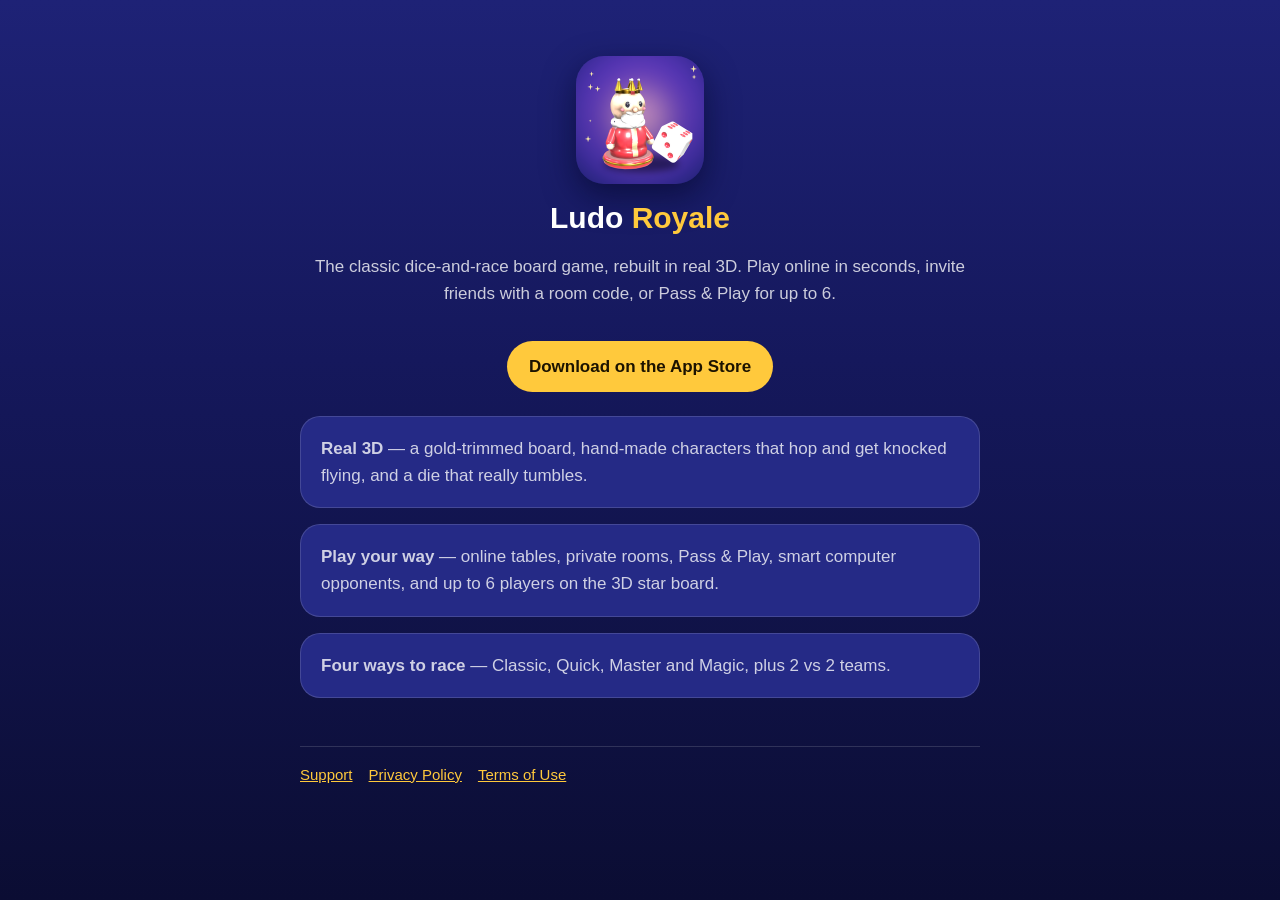
<file: index.html>
<!doctype html>
<html lang="en">
  <head>
    <meta charset="utf-8" />
    <meta name="viewport" content="width=device-width, initial-scale=1" />
    <title>Ludo Royale · Real 3D Ludo</title>
    <meta name="description" content="Ludo Royale: the classic dice-and-race board game in real 3D. Play online, with friends, or Pass & Play for up to 6." />
    <link rel="stylesheet" href="style.css" />
    <link rel="icon" href="icon.png" />
  </head>
  <body>
    <main>
      <div class="hero">
        <img src="icon.png" alt="Ludo Royale app icon" />
        <h1>Ludo <span style="color: var(--gold)">Royale</span></h1>
        <p>The classic dice-and-race board game, rebuilt in real 3D. Play online in seconds, invite friends with a room code, or Pass &amp; Play for up to 6.</p>
        <a class="badge" href="https://apps.apple.com/app/id6823802671">Download on the App Store</a>
      </div>

      <div class="card">
        <p><strong>Real 3D</strong> — a gold-trimmed board, hand-made characters that hop and get knocked flying, and a die that really tumbles.</p>
      </div>
      <div class="card">
        <p><strong>Play your way</strong> — online tables, private rooms, Pass &amp; Play, smart computer opponents, and up to 6 players on the 3D star board.</p>
      </div>
      <div class="card">
        <p><strong>Four ways to race</strong> — Classic, Quick, Master and Magic, plus 2 vs 2 teams.</p>
      </div>

      <nav>
        <a href="support.html">Support</a>
        <a href="privacy.html">Privacy Policy</a>
        <a href="terms.html">Terms of Use</a>
      </nav>
    </main>
  </body>
</html>
</file>
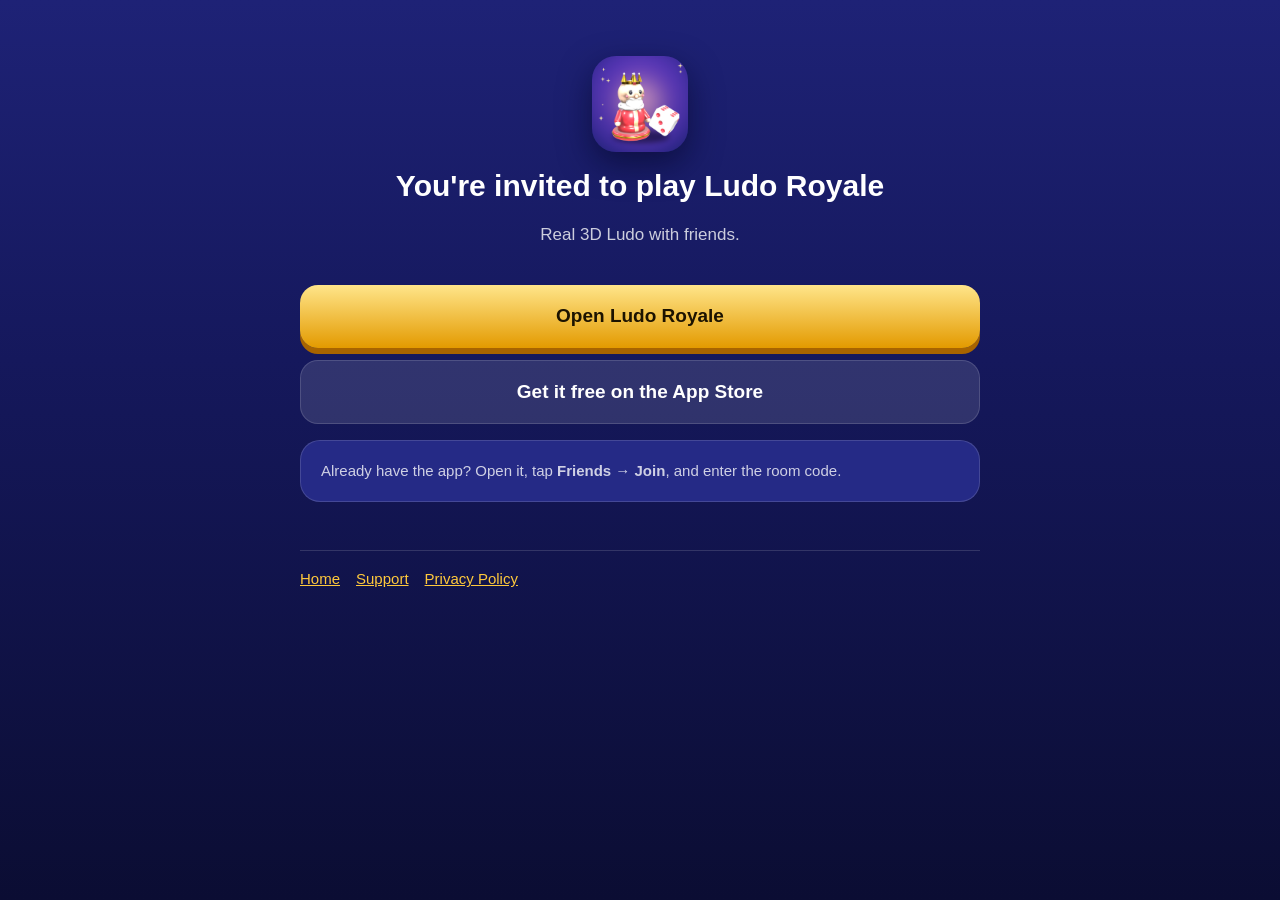
<file: join/index.html>
<!doctype html>
<html lang="en">
  <head>
    <meta charset="utf-8" />
    <meta name="viewport" content="width=device-width, initial-scale=1" />
    <title>Join my Ludo Royale room</title>
    <meta name="description" content="You're invited to a game of Ludo Royale — real 3D Ludo. Open the app to join the room." />
    <meta property="og:title" content="Join my Ludo Royale room" />
    <meta property="og:description" content="Real 3D Ludo with friends. Tap to join the room." />
    <meta property="og:image" content="https://dhaxor.github.io/ludo-royale/icon.png" />
    <link rel="stylesheet" href="../style.css" />
    <link rel="icon" href="../icon.png" />
    <style>
      .code { font-size: 44px; font-weight: 900; letter-spacing: 10px; color: var(--gold); margin: 8px 0 4px; }
      .btn { display: block; text-align: center; padding: 16px; border-radius: 18px; font-weight: 800; font-size: 19px; text-decoration: none; margin: 12px 0; }
      .btn.gold { background: linear-gradient(180deg, #ffe58a, #e39a00); color: #1c1300; box-shadow: 0 6px 0 #a86400; }
      .btn.glass { background: rgba(255, 255, 255, 0.12); color: #fff; border: 1px solid var(--stroke); }
      .hero { text-align: center; }
      .hero img { width: 96px; height: 96px; border-radius: 24px; }
      .small { font-size: 15px; }
    </style>
  </head>
  <body>
    <main>
      <div class="hero">
        <img src="../icon.png" alt="Ludo Royale app icon" />
        <h1 id="title">You're invited to play Ludo Royale</h1>
        <p id="sub">Real 3D Ludo with friends.</p>
        <div class="code" id="code" hidden></div>
      </div>
      <a class="btn gold" id="open" href="ludoroyale://join">Open Ludo Royale</a>
      <a class="btn glass" href="https://apps.apple.com/app/id6823802671">Get it free on the App Store</a>
      <div class="card">
        <p class="small" id="manual">Already have the app? Open it, tap <strong>Friends</strong> → <strong>Join</strong>, and enter the room code.</p>
      </div>
      <nav>
        <a href="../index.html">Home</a>
        <a href="../support.html">Support</a>
        <a href="../privacy.html">Privacy Policy</a>
      </nav>
    </main>
    <script>
      (function () {
        var q = new URLSearchParams(location.search);
        var code = (q.get("c") || "").toUpperCase();
        var ref = (q.get("r") || "").toUpperCase();
        var friend = (q.get("f") || "").toUpperCase();
        var valid = /^[A-HJ-NP-Z2-9]{4}$/.test(code);
        var refOk = /^[A-Z0-9]{4,12}$/.test(ref);
        var open = document.getElementById("open");
        if (valid) {
          document.getElementById("code").textContent = code;
          document.getElementById("code").hidden = false;
          document.getElementById("title").textContent = "Join my Ludo Royale room";
          document.getElementById("sub").textContent = "Room code";
          document.getElementById("manual").innerHTML = "Already have the app? Open it, tap <strong>Friends</strong> → <strong>Join</strong>, and enter <strong>" + code + "</strong>.";
          open.href = "ludoroyale://join/" + code + (refOk ? "?r=" + ref : "");
        } else if (/^[A-Z0-9]{4,12}$/.test(friend)) {
          document.getElementById("title").textContent = "Add me on Ludo Royale";
          open.href = "ludoroyale://join?f=" + friend;
        } else if (refOk) {
          open.href = "ludoroyale://join?r=" + ref;
        }
      })();
    </script>
  </body>
</html>
</file>
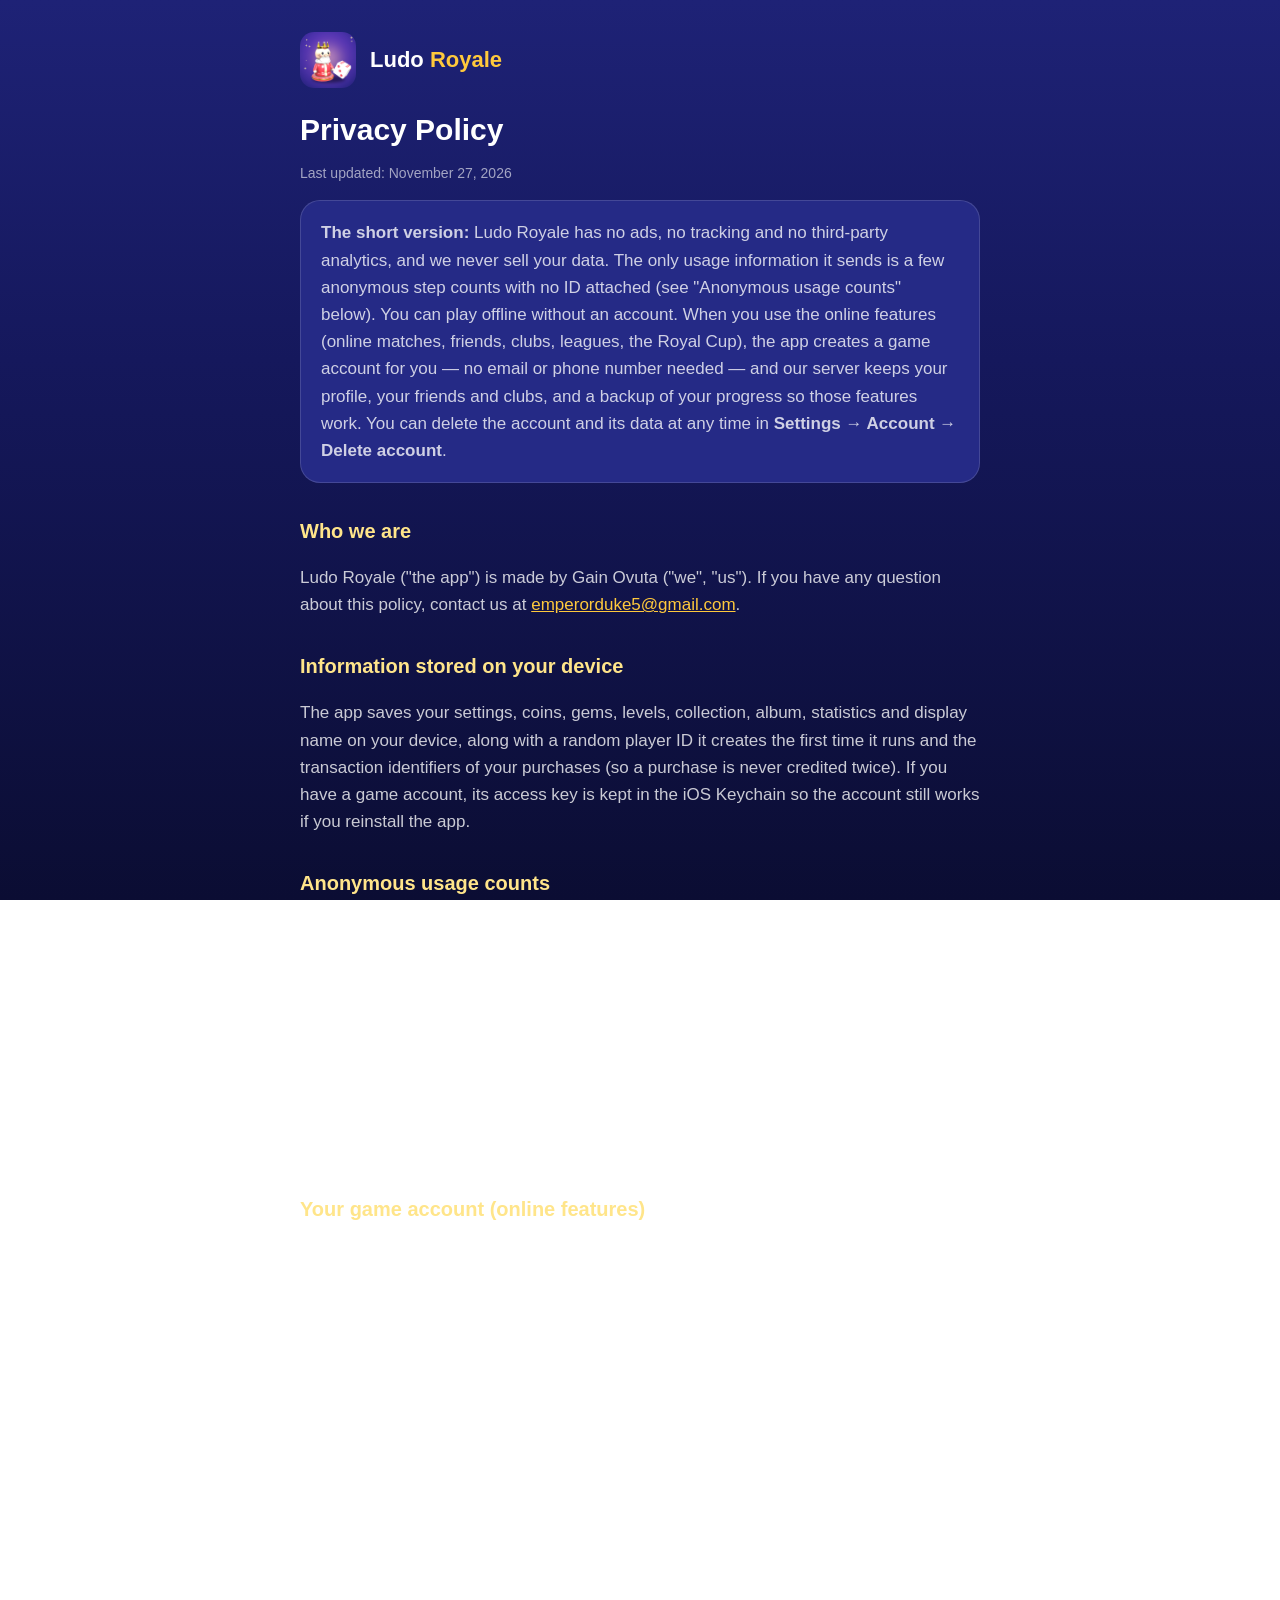
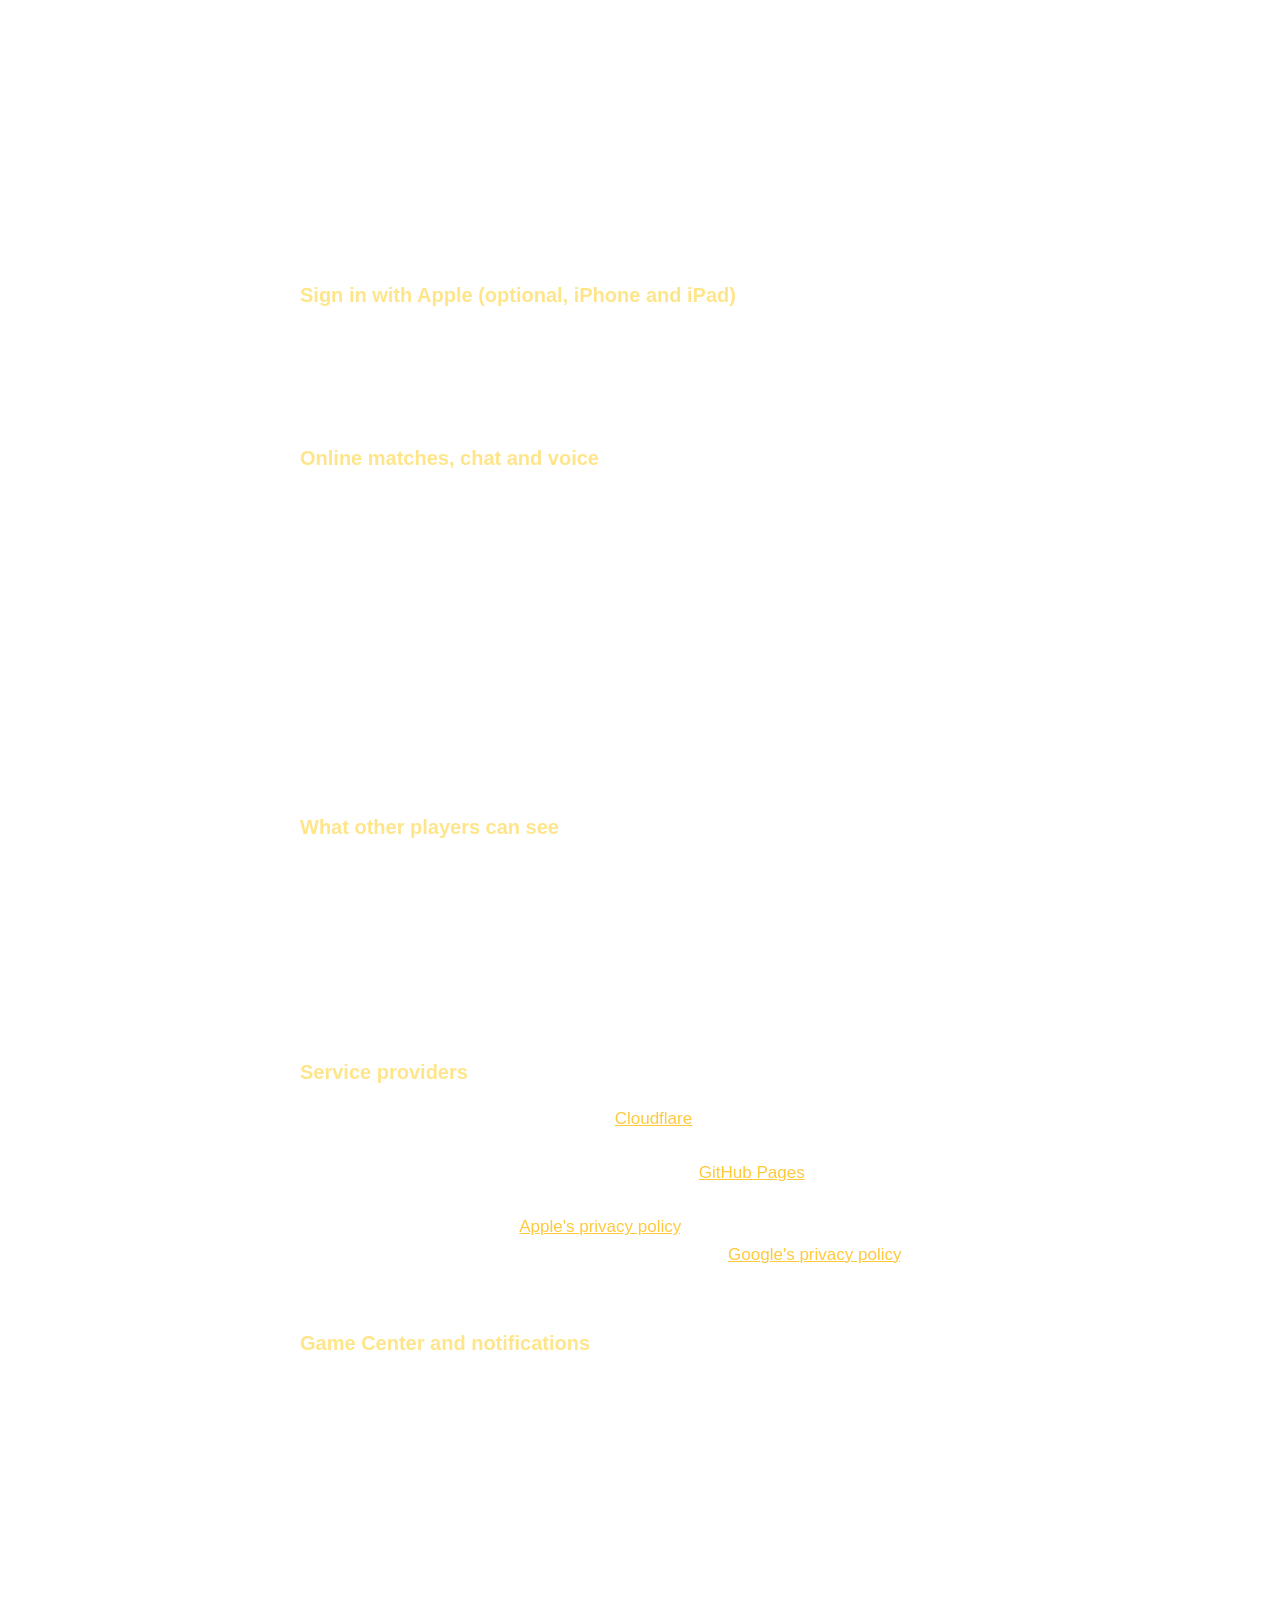
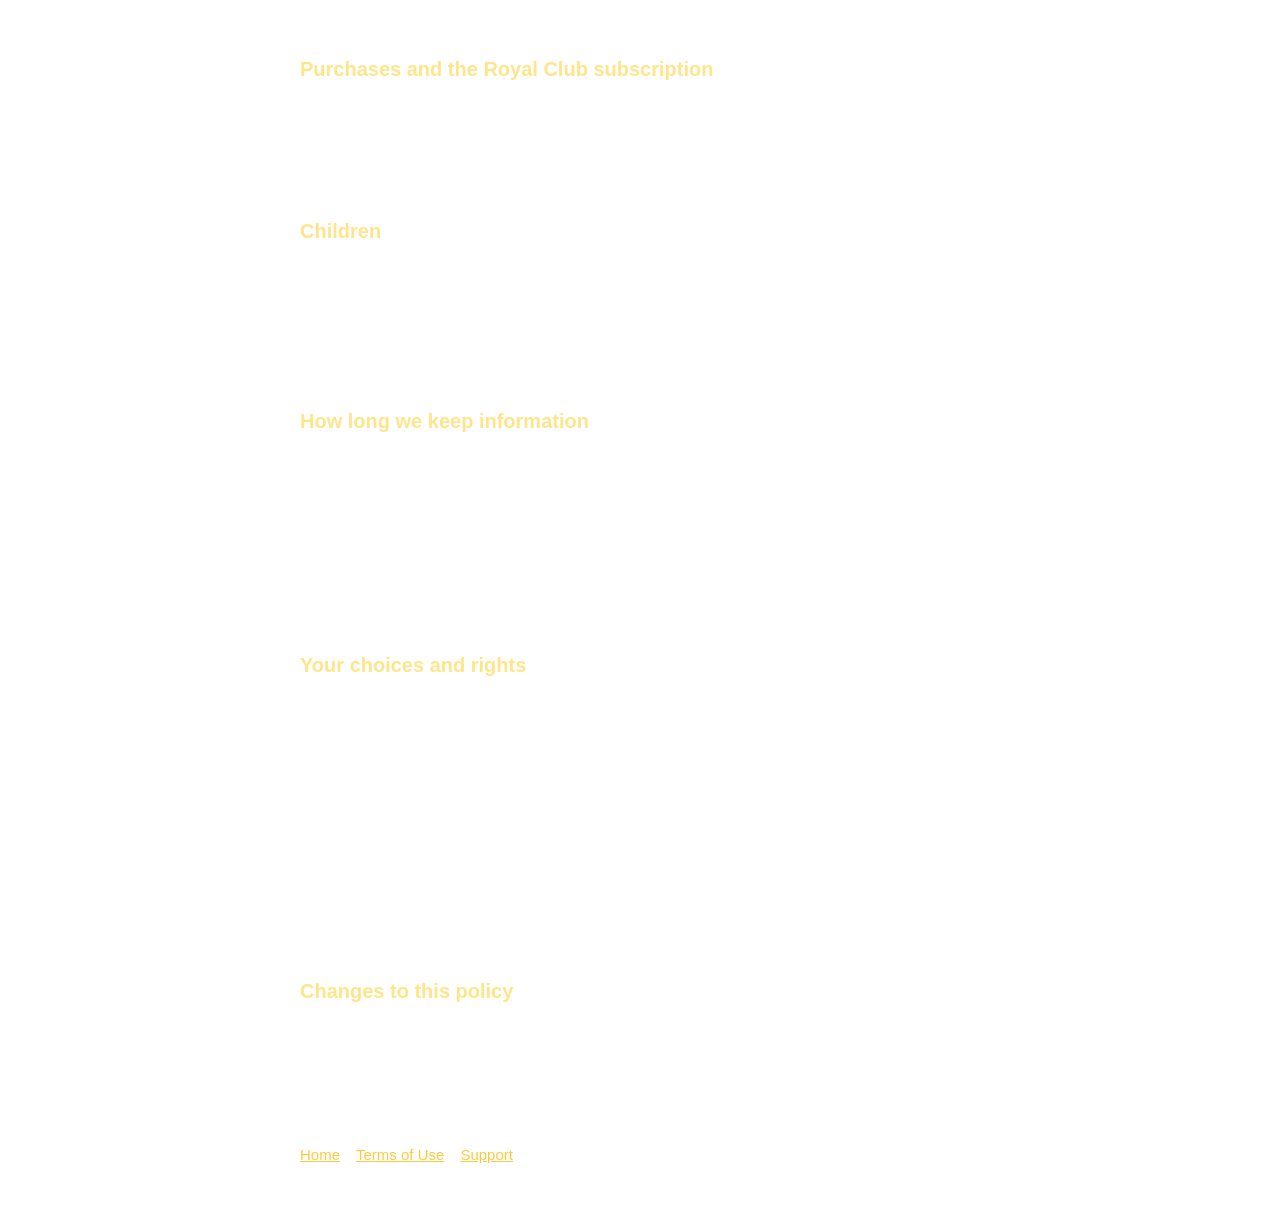
<file: privacy.html>
<!doctype html>
<html lang="en">
  <head>
    <meta charset="utf-8" />
    <meta name="viewport" content="width=device-width, initial-scale=1" />
    <title>Privacy Policy · Ludo Royale</title>
    <link rel="stylesheet" href="style.css" />
    <link rel="icon" href="icon.png" />
  </head>
  <body>
    <main>
      <header>
        <img src="icon.png" alt="" />
        <a href="index.html">Ludo <span>Royale</span></a>
      </header>
      <h1>Privacy Policy</h1>
      <p class="updated">Last updated: November 27, 2026</p>

      <div class="card">
        <p>
          <strong>The short version:</strong> Ludo Royale has no ads, no tracking and no third-party analytics, and we never sell your data. The only usage
          information it sends is a few anonymous step counts with no ID attached (see "Anonymous usage counts" below). You can play offline without
          an account. When you use the online features (online matches, friends, clubs, leagues, the Royal Cup), the app creates a game account for you — no
          email or phone number needed — and our server keeps your profile, your friends and clubs, and a backup of your progress so those features work.
          You can delete the account and its data at any time in <strong>Settings → Account → Delete account</strong>.
        </p>
      </div>

      <h2>Who we are</h2>
      <p>Ludo Royale ("the app") is made by Gain Ovuta ("we", "us"). If you have any question about this policy, contact us at <a href="mailto:emperorduke5@gmail.com">emperorduke5@gmail.com</a>.</p>

      <h2>Information stored on your device</h2>
      <p>
        The app saves your settings, coins, gems, levels, collection, album, statistics and display name on your device, along with a random player ID it
        creates the first time it runs and the transaction identifiers of your purchases (so a purchase is never credited twice). If you have a game account,
        its access key is kept in the iOS Keychain so the account still works if you reinstall the app.
      </p>

      <h2>Anonymous usage counts</h2>
      <p>
        To see where new players get stuck, the app tells our server when a few steps happen for the first time on a device: for example the first launch,
        the 3D board appearing (with how long it took, as a range such as "3–6 seconds"), the first roll, finishing the first match, and coming back the next
        day or week. It also sends "active" once a day. Each message holds only the names of those steps: no account, player ID, device identifier, location or
        anything you typed. The server adds each step to a total for that day and keeps nothing else, so a count can't be traced to a device or a player. Your
        IP address, which Cloudflare sees to deliver the message, is held in memory for at most an hour to stop floods of requests and is never stored with the
        counts.
      </p>

      <h2>Your game account (online features)</h2>
      <p>
        The first time you play online or open Friends, Clubs, League, the Royal Cup or the account backup in Settings, the app creates a game account on our
        server. Our server then stores:
      </p>
      <ul>
        <li>your account ID, your friend code, and the display name, avatar, frame and level you show to other players;</li>
        <li>a backup of your game progress, settings and statistics, so you can restore it on a new phone;</li>
        <li>your friends, friend requests, the players you have blocked, the last 30 players you met online, rewards and invitations waiting in your inbox, and a record of daily gifts sent;</li>
        <li>your league points, tier and weekly results, and your tournament results;</li>
        <li>the club you belong to, your role in it, and the messages you post in club chat (each club keeps its latest 500 messages);</li>
        <li>who invited you to the game and how many friends you have invited, to pay invitation rewards;</li>
        <li>reports you send about other players, including the text of a reported message, which we use only to review the report;</li>
        <li>when you last used the online features, to show your friends whether you are online and to run the weekly leagues.</li>
      </ul>
      <p>We use this information only to provide these features and keep them safe. We don't use it for advertising and we don't sell or rent it to anyone.</p>

      <h2>Sign in with Apple (optional, iPhone and iPad)</h2>
      <p>
        You can link your game account to Sign in with Apple to back it up and restore it on another device. We don't ask for your name or email address; we
        receive and store only the anonymous identifier Apple gives our app for your Apple Account.
      </p>

      <h2>Online matches, chat and voice</h2>
      <p>
        During an online match the app sends your game actions (dice rolls and moves) and any gifts, quick-chat phrases or emoji you send, so the other players at
        your table can see them. In club chat, the messages you post are shown to the members of your club; names and messages pass through automatic filters
        that hide profanity, links and contact details.
      </p>
      <p>
        In private rooms with friends you can send short voice clips. A clip is recorded only while you hold the talk button, is sent through our server to the
        other players in that room, and is played on their devices. Our server does not store voice clips. The app asks for microphone access the first time
        you use this; you can turn access off at any time in the iOS Settings app. The Android app doesn't record voice clips and has no microphone access; it
        only plays the clips your friends send.
      </p>

      <h2>What other players can see</h2>
      <ul>
        <li>Your display name, avatar, frame and level, at your table, in your club, in league standings and in your friends' lists.</li>
        <li>Your friend code, if you share it or an invitation link.</li>
        <li>Whether you are online, to your friends.</li>
        <li>Your club chat messages, to your club's members, and your voice clips, to the players in your private room.</li>
      </ul>

      <h2>Service providers</h2>
      <p>
        Our game server and its database run on <a href="https://www.cloudflare.com/privacypolicy/">Cloudflare</a>, which processes network information such as
        IP addresses to deliver the connection. This website and the small event calendar file the app downloads are hosted on
        <a href="https://docs.github.com/site-policy/privacy-policies/github-general-privacy-statement">GitHub Pages</a>, which also sees IP addresses. On iPhone
        and iPad, Apple provides purchases, subscriptions, Game Center and Sign in with Apple under <a href="https://www.apple.com/legal/privacy/">Apple's privacy
        policy</a>. On Android, Google provides purchases and subscriptions through Google Play under <a href="https://policies.google.com/privacy">Google's privacy
        policy</a>. The app contains no advertising or third-party analytics software.
      </p>

      <h2>Game Center and notifications</h2>
      <p>
        If you use Game Center, the app reports your scores and achievements to Apple's Game Center; our server doesn't receive your Game Center identity.
        Reminders are local notifications scheduled on your device only, and only if you turn them on.
        If you allow notifications and keep "Friend notifications" on in Settings, we store a push token for your device (with your app language) so we can tell
        you about friend requests, invitations and gifts while the game is closed. Notifications are delivered through Expo's push service and Apple Push
        Notification service; they contain only the friend's display name and the kind of event. Turning the setting off, or deleting your account, deletes the token.
        The Android app doesn't use push notifications yet; it shows only the reminders scheduled on your device.
      </p>

      <h2>Purchases and the Royal Club subscription</h2>
      <p>
        In-app purchases and the Royal Club subscription are processed by Apple (App Store) or Google (Google Play), depending on where you got the app. We never
        see your payment details. Whether your subscription is active is read from the store on your device.
      </p>

      <h2>Children</h2>
      <p>
        The app is not directed at children under 13, and we do not knowingly collect personal information from children. Club chat and display names are
        filtered automatically, and every player can report or block others. If you believe a child has created an account, contact us and we will delete it.
      </p>

      <h2>How long we keep information</h2>
      <p>
        Account information is kept for as long as your account exists. When you delete your account in the app, we delete it from our database straight away,
        together with your progress backup, friends, blocks, inbox, league records, club membership, your club messages, push tokens and the reports you sent. Reports that
        other players sent about your account may be kept to protect the community. Information stored only on your device is removed when you delete the app.
      </p>

      <h2>Your choices and rights</h2>
      <ul>
        <li>You can play entirely offline without creating an account.</li>
        <li>You can change your display name at any time in your Profile.</li>
        <li>You can delete your account and its data at any time in Settings → Account → Delete account, or by emailing us.</li>
        <li>
          Depending on where you live, you may have the right to access, correct or delete your information, or to object to how we use it. Email us and we will
          respond within 30 days. We use your information because it is needed to provide the features you choose and, for reports and filters, because of our
          legitimate interest in keeping the game safe.
        </li>
      </ul>

      <h2>Changes to this policy</h2>
      <p>If we change this policy, we will update this page and the date above. Significant changes will also be noted in the app's release notes.</p>

      <nav>
        <a href="index.html">Home</a>
        <a href="terms.html">Terms of Use</a>
        <a href="support.html">Support</a>
      </nav>
    </main>
  </body>
</html>
</file>
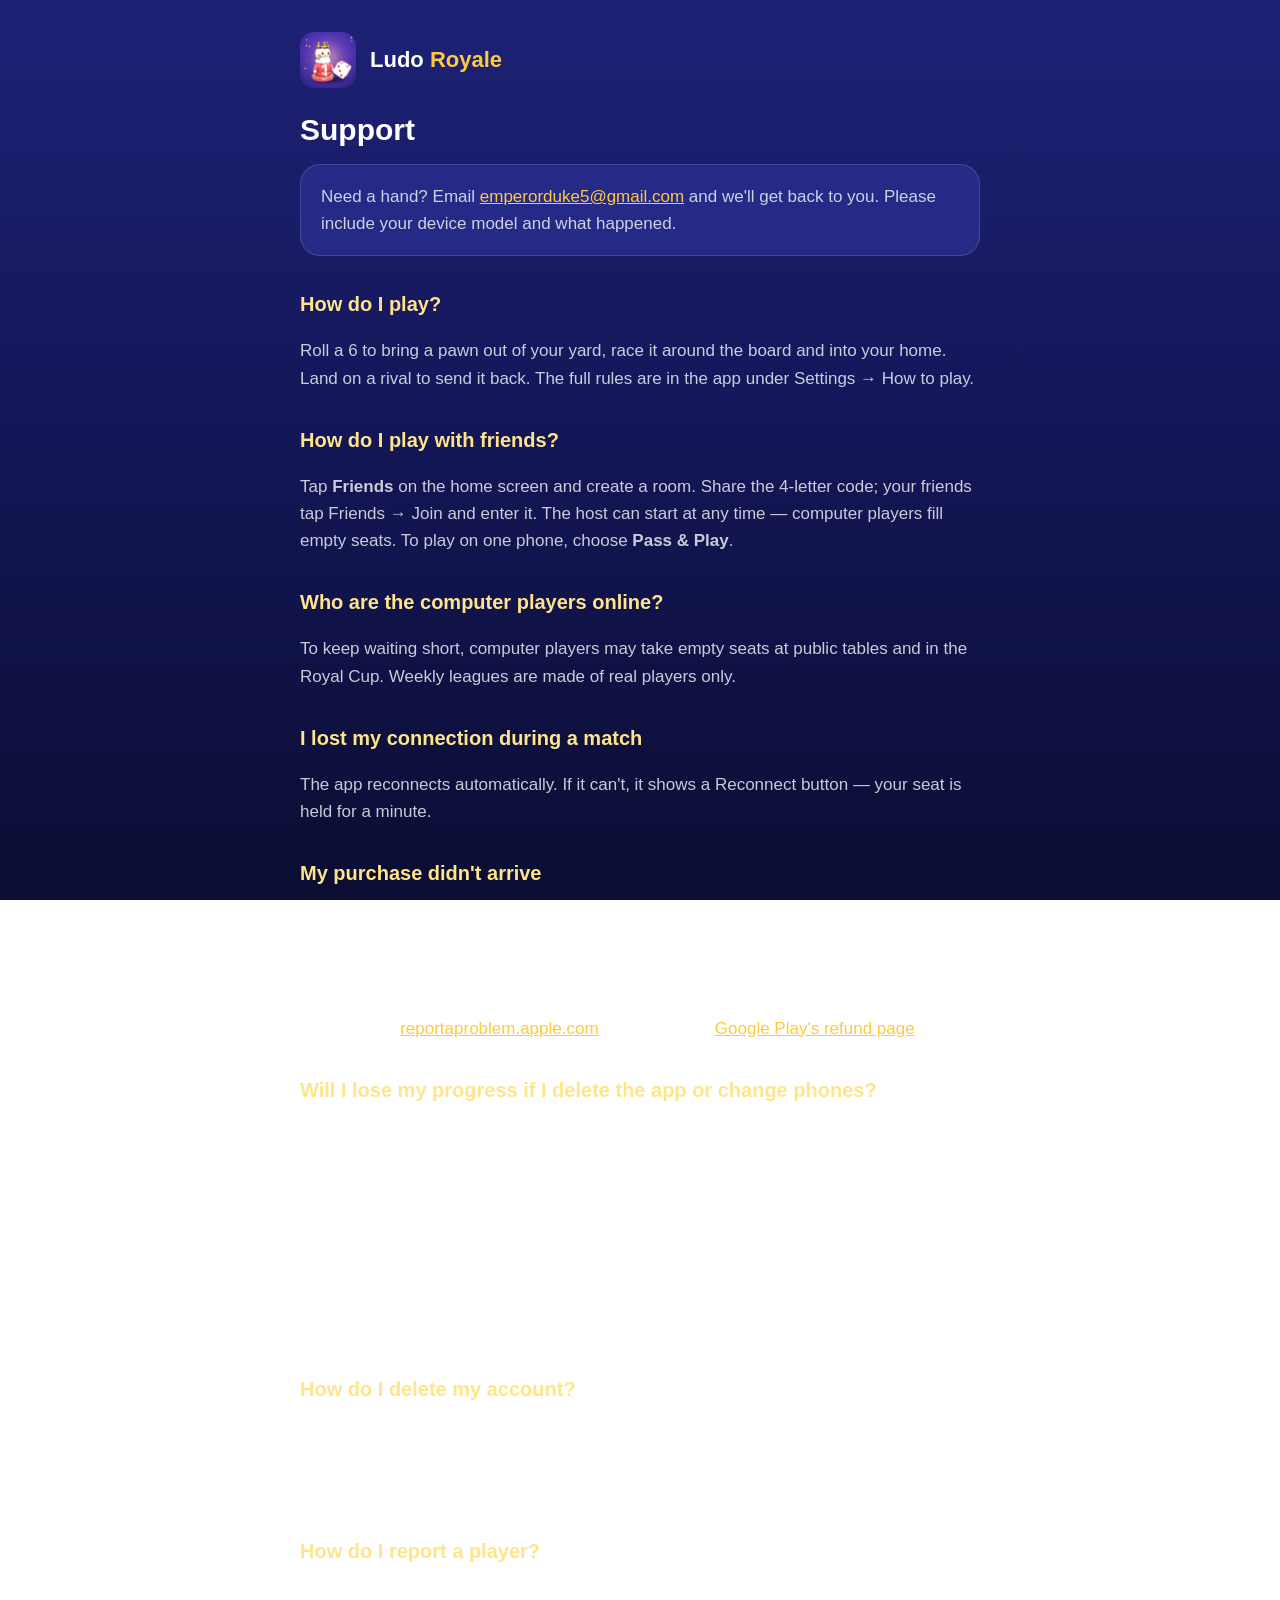
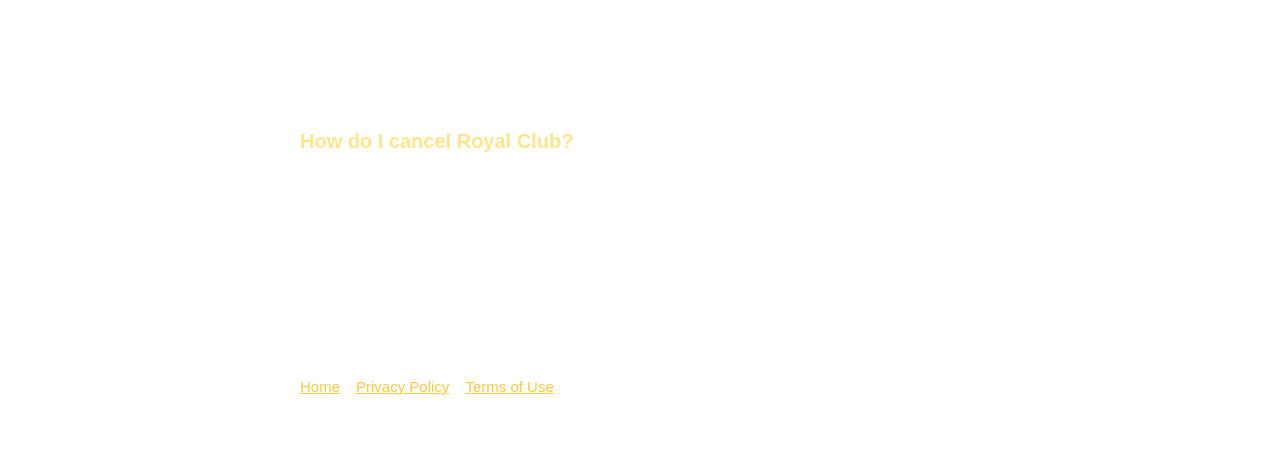
<file: support.html>
<!doctype html>
<html lang="en">
  <head>
    <meta charset="utf-8" />
    <meta name="viewport" content="width=device-width, initial-scale=1" />
    <title>Support · Ludo Royale</title>
    <link rel="stylesheet" href="style.css" />
    <link rel="icon" href="icon.png" />
  </head>
  <body>
    <main>
      <header>
        <img src="icon.png" alt="" />
        <a href="index.html">Ludo <span>Royale</span></a>
      </header>
      <h1>Support</h1>
      <div class="card">
        <p>Need a hand? Email <a href="mailto:emperorduke5@gmail.com">emperorduke5@gmail.com</a> and we'll get back to you. Please include your device model and what happened.</p>
      </div>

      <h2>How do I play?</h2>
      <p>
        Roll a 6 to bring a pawn out of your yard, race it around the board and into your home. Land on a rival to send it back. The full rules are in the app under
        Settings → How to play.
      </p>

      <h2>How do I play with friends?</h2>
      <p>
        Tap <strong>Friends</strong> on the home screen and create a room. Share the 4-letter code; your friends tap Friends → Join and enter it. The host can start
        at any time — computer players fill empty seats. To play on one phone, choose <strong>Pass &amp; Play</strong>.
      </p>

      <h2>Who are the computer players online?</h2>
      <p>To keep waiting short, computer players may take empty seats at public tables and in the Royal Cup. Weekly leagues are made of real players only.</p>

      <h2>I lost my connection during a match</h2>
      <p>
        The app reconnects automatically. If it can't, it shows a Reconnect button — your seat is held for a minute.
      </p>

      <h2>My purchase didn't arrive</h2>
      <p>
        Purchases are delivered as soon as the store (Apple or Google Play) confirms them. If the app was closed during a purchase, open it again with an internet
        connection and the purchase is delivered automatically. Some Google Play payment methods (such as cash or vouchers) stay pending until paid; the items
        arrive once the payment goes through. For refunds, visit <a href="https://reportaproblem.apple.com">reportaproblem.apple.com</a> (App Store) or
        <a href="https://support.google.com/googleplay/answer/2479637">Google Play's refund page</a>.
      </p>

      <h2>Will I lose my progress if I delete the app or change phones?</h2>
      <p>
        Not if you have a game account. The app creates one the first time you use an online feature (online play, Friends, Clubs, League or the Royal Cup) and
        backs up your progress to it. To move to a new iPhone or iPad, open <strong>Settings → Account</strong> and back the account up with Sign in with Apple,
        then sign in the same way on the new device. On Android, your progress is saved on the phone, and Android's own backup (if it's on) can bring it to a
        new phone; moving your online account (friends and clubs) between Android phones isn't supported yet. If you only ever played offline, your progress is
        saved only on your device.
      </p>

      <h2 id="delete-account">How do I delete my account?</h2>
      <p>
        Open <strong>Settings → Account → Delete account</strong> in the app. Your account, progress backup, friends, club membership and club messages are deleted
        from our server straight away. You can also email us from the address above and we'll delete it for you.
      </p>

      <h2>How do I report a player?</h2>
      <p>
        In club chat, long-press a message and choose <strong>Report</strong> or <strong>Block</strong>; in your club's member list you can report a member; in
        your friends list you can block a player. In a private room, open the chat panel to mute or report a player's voice clips. Reports are reviewed, and
        blocked players can't message you, invite you or send you gifts.
      </p>

      <h2>How do I cancel Royal Club?</h2>
      <p>
        Royal Club is managed by the store you subscribed through. Open <strong>Royal Club → Manage subscription</strong> in the app. On iPhone or iPad you can
        also use the Settings app → your name → Subscriptions; on Android, the Google Play app → your profile picture → Payments &amp; subscriptions →
        Subscriptions. Cancel at least 24 hours before the renewal date. Your perks continue until the end of the current period.
      </p>

      <nav>
        <a href="index.html">Home</a>
        <a href="privacy.html">Privacy Policy</a>
        <a href="terms.html">Terms of Use</a>
      </nav>
    </main>
  </body>
</html>
</file>
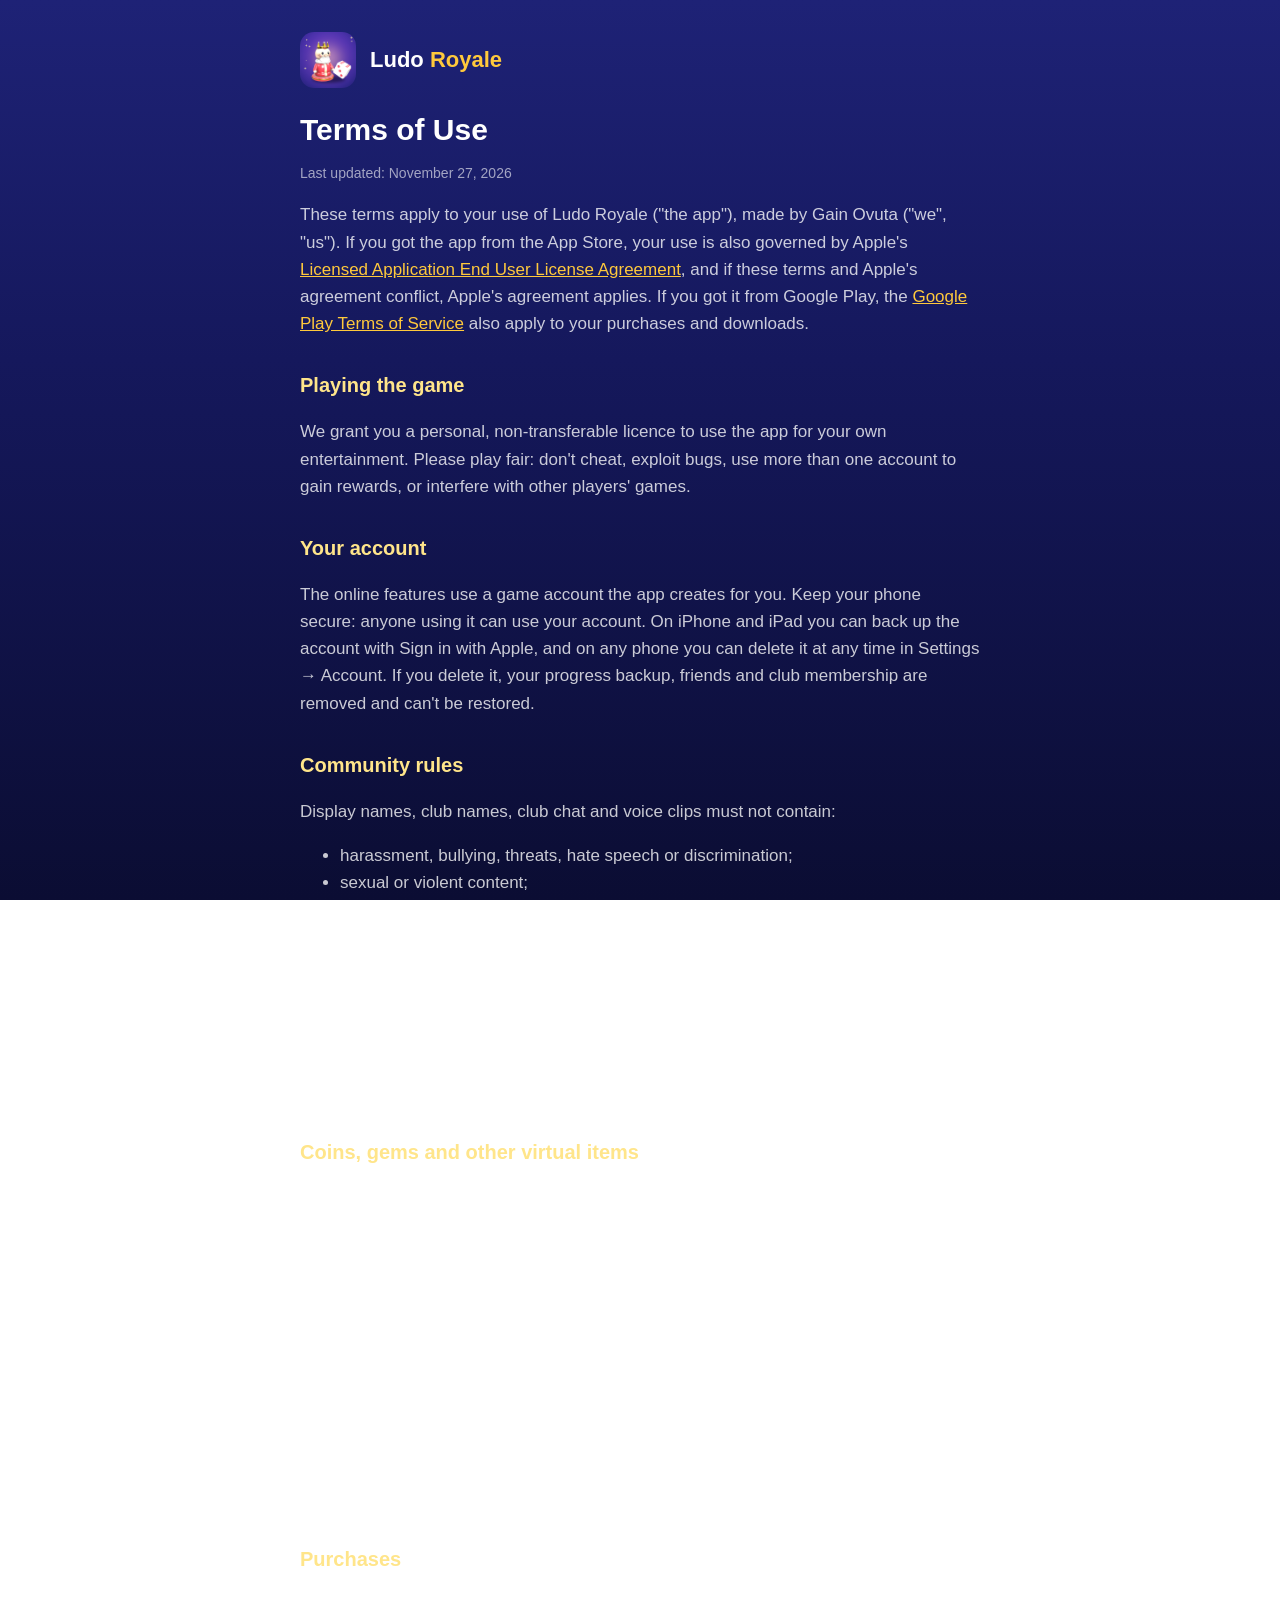
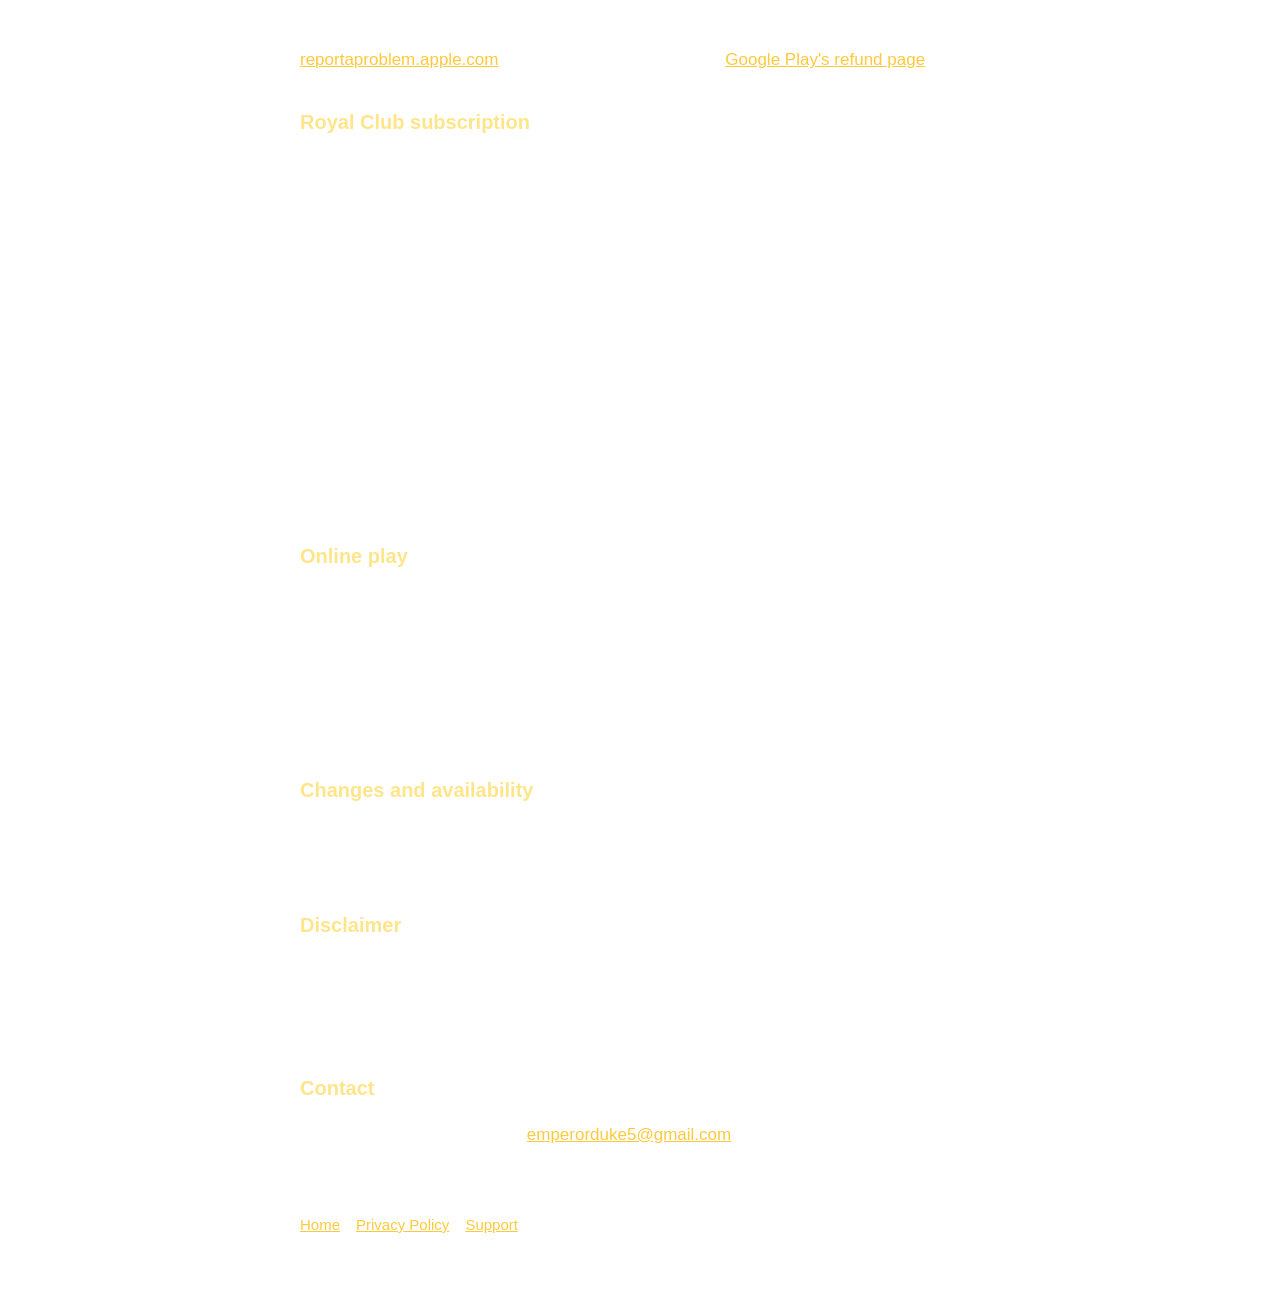
<file: terms.html>
<!doctype html>
<html lang="en">
  <head>
    <meta charset="utf-8" />
    <meta name="viewport" content="width=device-width, initial-scale=1" />
    <title>Terms of Use · Ludo Royale</title>
    <link rel="stylesheet" href="style.css" />
    <link rel="icon" href="icon.png" />
  </head>
  <body>
    <main>
      <header>
        <img src="icon.png" alt="" />
        <a href="index.html">Ludo <span>Royale</span></a>
      </header>
      <h1>Terms of Use</h1>
      <p class="updated">Last updated: November 27, 2026</p>

      <p>
        These terms apply to your use of Ludo Royale ("the app"), made by Gain Ovuta ("we", "us"). If you got the app from the App Store, your use is also
        governed by Apple's <a href="https://www.apple.com/legal/internet-services/itunes/dev/stdeula/">Licensed Application End User License Agreement</a>, and
        if these terms and Apple's agreement conflict, Apple's agreement applies. If you got it from Google Play, the
        <a href="https://play.google/intl/en/play-terms/">Google Play Terms of Service</a> also apply to your purchases and downloads.
      </p>

      <h2>Playing the game</h2>
      <p>
        We grant you a personal, non-transferable licence to use the app for your own entertainment. Please play fair: don't cheat, exploit bugs, use more than
        one account to gain rewards, or interfere with other players' games.
      </p>

      <h2>Your account</h2>
      <p>
        The online features use a game account the app creates for you. Keep your phone secure: anyone using it can use your account. On iPhone and iPad you can
        back up the account with Sign in with Apple, and on any phone you can delete it at any time in Settings → Account. If you delete it, your progress backup, friends and club membership are removed
        and can't be restored.
      </p>

      <h2>Community rules</h2>
      <p>Display names, club names, club chat and voice clips must not contain:</p>
      <ul>
        <li>harassment, bullying, threats, hate speech or discrimination;</li>
        <li>sexual or violent content;</li>
        <li>your own or anyone else's personal information, such as phone numbers, addresses or social media accounts;</li>
        <li>spam, advertising, scams or links;</li>
        <li>impersonation of other players or of us.</li>
      </ul>
      <p>
        Names and messages are filtered automatically, and you can report or block any player. We review reports and may remove content, reset names, remove
        players from clubs, or suspend or close accounts that break these rules, without compensation for virtual items.
      </p>

      <h2>Coins, gems and other virtual items</h2>
      <ul>
        <li>Coins, gems, rerolls, cards, characters, dice, boards and other items are virtual items for use in the game only.</li>
        <li>They have no cash value and can't be sold, traded, transferred or exchanged for real money, prizes or anything outside the game.</li>
        <li>
          Tables, leagues and the Royal Cup are free to enter and award virtual items only; the daily spin is free; album cards are earned by playing and are
          never sold. Nothing in the app is wagered, and nothing can be exchanged for real money.
        </li>
        <li>
          Without a game account your items are saved only on your device. With an account they are also backed up, but we can't guarantee a backup if the
          account is deleted or the service is unavailable.
        </li>
        <li>Invitation rewards are virtual gems paid when an invited friend plays their first online match, up to a limit; we may withhold rewards gained by abuse.</li>
      </ul>

      <h2>Purchases</h2>
      <p>
        In-app purchases are sold and processed by Apple (App Store) or Google (Google Play). Refund requests are handled by the store under its policies: for
        the App Store at <a href="https://reportaproblem.apple.com">reportaproblem.apple.com</a>, and for Google Play through
        <a href="https://support.google.com/googleplay/answer/2479637">Google Play's refund page</a>.
      </p>

      <h2>Royal Club subscription</h2>
      <ul>
        <li>Royal Club is an auto-renewing monthly subscription. The price is shown in the app before you subscribe and is charged to your Apple Account (App Store) or Google Play account when you confirm.</li>
        <li>
          It renews automatically each month unless you cancel at least 24 hours before the end of the current period; the renewal is charged within the 24
          hours before the period ends.
        </li>
        <li>You can manage or cancel it at any time in your App Store account settings, or in Google Play under Payments &amp; subscriptions. Cancelling stops future renewals; the current period stays active until it ends.</li>
        <li>
          Members get the perks described on the Royal Club screen. Perks are fixed rewards, never random. We may change the perks for future periods; we'll show
          the current perks in the app.
        </li>
        <li>Members' cosmetic items stay in your collection after the membership ends.</li>
      </ul>

      <h2>Online play</h2>
      <p>
        Online play, friends, clubs, leagues, tournaments and backups depend on our game server and your internet connection. We work to keep them available but
        can't guarantee they always will be, and we may change or end online features.
      </p>
      <p>To keep waiting times short, online matches and tournaments may include computer-controlled players.</p>

      <h2>Changes and availability</h2>
      <p>We may update the app, its content and these terms from time to time. Continuing to use the app after an update means you accept the updated terms.</p>

      <h2>Disclaimer</h2>
      <p>
        The app is provided "as is". To the extent permitted by law, we are not liable for any indirect or consequential loss arising from your use of the app.
        Nothing in these terms limits rights you have under consumer protection laws that can't be excluded.
      </p>

      <h2>Contact</h2>
      <p>Questions about these terms: <a href="mailto:emperorduke5@gmail.com">emperorduke5@gmail.com</a>.</p>

      <nav>
        <a href="index.html">Home</a>
        <a href="privacy.html">Privacy Policy</a>
        <a href="support.html">Support</a>
      </nav>
    </main>
  </body>
</html>
</file>
<file: style.css>
:root {
  --bg: #15185c;
  --bg-deep: #0b0d33;
  --surface: #252a86;
  --text: #ffffff;
  --text-dim: rgba(255, 255, 255, 0.78);
  --gold: #ffc93c;
  --gold-light: #ffe58a;
  --stroke: rgba(255, 255, 255, 0.14);
}
* {
  box-sizing: border-box;
}
html,
body {
  margin: 0;
  background: linear-gradient(180deg, #1e2276 0%, var(--bg) 40%, var(--bg-deep) 100%) fixed;
  color: var(--text);
  font: 17px/1.6 -apple-system, BlinkMacSystemFont, "Segoe UI", Roboto, Helvetica, Arial, sans-serif;
}
main {
  max-width: 720px;
  margin: 0 auto;
  padding: 32px 20px 64px;
}
header {
  display: flex;
  align-items: center;
  gap: 14px;
  margin-bottom: 24px;
}
header img {
  width: 56px;
  height: 56px;
  border-radius: 14px;
}
header a {
  color: var(--text);
  text-decoration: none;
  font-weight: 800;
  font-size: 22px;
}
header a span {
  color: var(--gold);
}
h1 {
  font-size: 30px;
  line-height: 1.2;
  margin: 8px 0 4px;
}
h2 {
  font-size: 20px;
  margin: 32px 0 8px;
  color: var(--gold-light);
}
p,
li {
  color: var(--text-dim);
}
a {
  color: var(--gold);
}
.updated {
  font-size: 14px;
  color: rgba(255, 255, 255, 0.6);
}
.card {
  background: var(--surface);
  border: 1px solid var(--stroke);
  border-radius: 20px;
  padding: 18px 20px;
  margin: 16px 0;
}
.card p {
  margin: 0;
}
nav {
  display: flex;
  gap: 16px;
  flex-wrap: wrap;
  margin-top: 48px;
  padding-top: 16px;
  border-top: 1px solid var(--stroke);
  font-size: 15px;
}
.hero {
  text-align: center;
  padding: 24px 0 8px;
}
.hero img {
  width: 128px;
  height: 128px;
  border-radius: 28px;
  box-shadow: 0 12px 32px rgba(5, 6, 42, 0.6);
}
.badge {
  display: inline-block;
  margin-top: 16px;
  padding: 12px 22px;
  border-radius: 999px;
  background: var(--gold);
  color: #1c1300;
  font-weight: 800;
  text-decoration: none;
}
</file>
